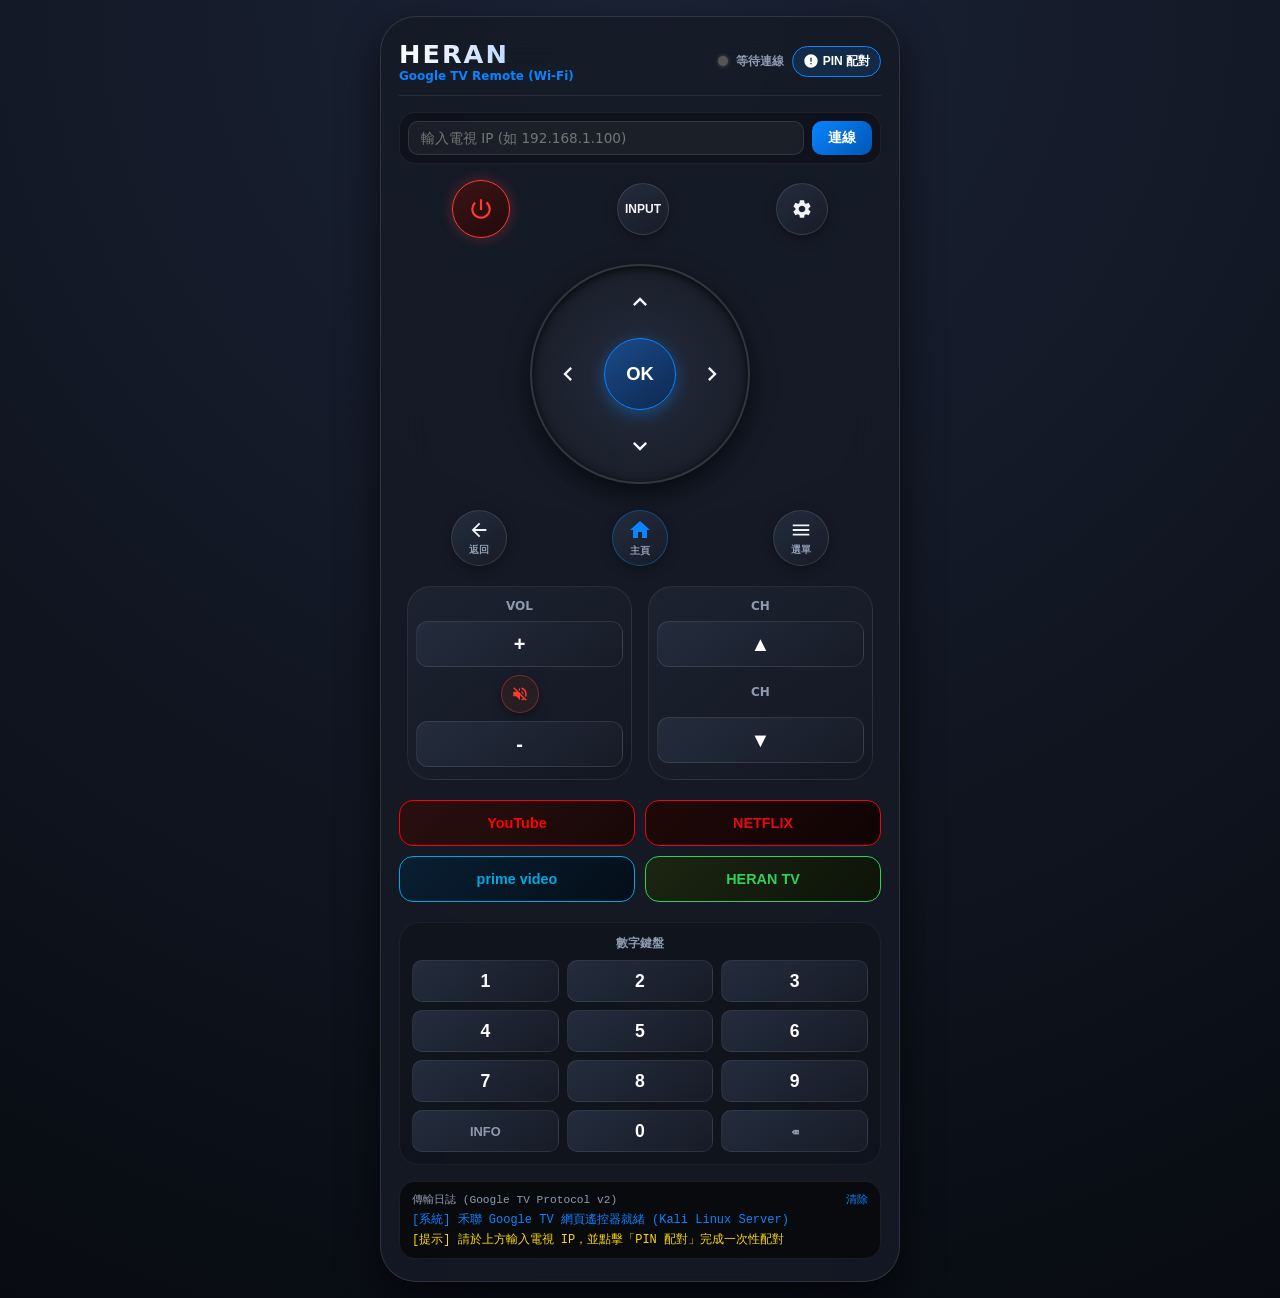
<file: index.html>
<!DOCTYPE html>
<html lang="zh-TW">
<head>
  <meta charset="UTF-8">
  <meta name="viewport" content="width=device-width, initial-scale=1.0, maximum-scale=1.0, user-scalable=no, viewport-fit=cover">
  <meta name="apple-mobile-web-app-capable" content="yes">
  <meta name="apple-mobile-web-app-status-bar-style" content="black-translucent">
  <meta name="apple-mobile-web-app-title" content="禾聯電視遙控器">
  <title>禾聯 (HERAN) Google TV 網頁遙控器</title>
  <link rel="stylesheet" href="css/style.css">

</head>
<body>
  <div class="app-container">
    <!-- Header Bar -->
    <header class="remote-header">
      <div class="brand-box">
        <span class="brand-name">HERAN</span>
        <span class="brand-sub">Google TV Remote (Wi-Fi)</span>
      </div>
      <div class="conn-box">
        <div class="led-indicator" id="ledStatus"></div>
        <span class="status-badge" id="statusText">等待連線</span>
        <button class="btn-header-pair" id="btnOpenPairModal" title="配對新電視">
          <svg viewBox="0 0 24 24" width="16" height="16"><path fill="currentColor" d="M12 2C6.48 2 2 6.48 2 12s4.48 10 10 10 10-4.48 10-10S17.52 2 12 2zm1 15h-2v-2h2v2zm0-4h-2V7h2v6z"/></svg>
          <span>PIN 配對</span>
        </button>
      </div>
    </header>

    <!-- TV IP Quick Toolbar -->
    <section class="ip-toolbar">
      <input type="text" id="tvIpInput" class="input-tv-ip" placeholder="輸入電視 IP (如 192.168.1.100)">
      <button class="btn-connect-tv" id="btnQuickConnect">連線</button>
    </section>

    <!-- Main Remote Interface -->
    <main class="remote-body">
      <!-- Top Actions (Power, Input, Settings) -->
      <section class="section-top-actions">
        <button class="btn-remote btn-power" data-key="POWER" title="電源">
          <svg viewBox="0 0 24 24" width="26" height="26"><path fill="currentColor" d="M13 3h-2v10h2V3zm4.83 2.17l-1.42 1.42A7.92 7.92 0 0 1 19 12c0 3.87-3.13 7-7 7s-7-3.13-7-7c0-2.05.88-3.89 2.29-5.18L5.87 5.4A9.94 9.94 0 0 0 3 12c0 4.97 4.03 9 9 9s9-4.03 9-9c0-2.62-1.12-4.98-2.92-6.63z"/></svg>
        </button>
        <button class="btn-remote btn-sys" data-key="INPUT" title="訊號源">
          <span>INPUT</span>
        </button>
        <button class="btn-remote btn-sys" data-key="SETTINGS" title="設定">
          <svg viewBox="0 0 24 24" width="22" height="22"><path fill="currentColor" d="M19.14 12.94c.04-.3.06-.61.06-.94 0-.32-.02-.64-.07-.94l2.03-1.58c.18-.14.23-.41.12-.61l-1.92-3.32c-.12-.22-.37-.29-.59-.22l-2.39.96c-.5-.38-1.03-.7-1.62-.94l-.36-2.54c-.04-.24-.24-.41-.48-.41h-3.84c-.24 0-.43.17-.47.41l-.36 2.54c-.59.24-1.13.57-1.62.94l-2.39-.96c-.22-.08-.47 0-.59.22L2.74 8.87c-.12.21-.08.47.12.61l2.03 1.58c-.05.3-.09.63-.09.94s.02.64.07.94l-2.03 1.58c-.18.14-.23.41-.12.61l1.92 3.32c.12.22.37.29.59.22l2.39-.96c.5.38 1.03.7 1.62.94l.36 2.54c.05.24.24.41.48.41h3.84c.24 0 .44-.17.47-.41l.36-2.54c.59-.24 1.13-.56 1.62-.94l2.39.96c.22.08.47 0 .59-.22l1.92-3.32c.12-.22.07-.47-.12-.61l-2.01-1.58zM12 15.6c-1.98 0-3.6-1.62-3.6-3.6s1.62-3.6 3.6-3.6 3.6 1.62 3.6 3.6-1.62 3.6-3.6 3.6z"/></svg>
        </button>
      </section>

      <!-- D-Pad Section -->
      <section class="section-dpad">
        <div class="dpad-outer">
          <button class="dpad-btn dpad-up" data-key="DPAD_UP" title="上">
            <svg viewBox="0 0 24 24" width="28" height="28"><path fill="currentColor" d="M7.41 15.41L12 10.83l4.59 4.58L18 14l-6-6-6 6z"/></svg>
          </button>
          <button class="dpad-btn dpad-left" data-key="DPAD_LEFT" title="左">
            <svg viewBox="0 0 24 24" width="28" height="28"><path fill="currentColor" d="M15.41 16.59L10.83 12l4.58-4.59L14 6l-6 6 6 6z"/></svg>
          </button>
          <button class="dpad-btn dpad-ok" data-key="DPAD_CENTER" title="確定/OK">
            <span>OK</span>
          </button>
          <button class="dpad-btn dpad-right" data-key="DPAD_RIGHT" title="右">
            <svg viewBox="0 0 24 24" width="28" height="28"><path fill="currentColor" d="M8.59 16.59L13.17 12 8.59 7.41 10 6l6 6-6 6z"/></svg>
          </button>
          <button class="dpad-btn dpad-down" data-key="DPAD_DOWN" title="下">
            <svg viewBox="0 0 24 24" width="28" height="28"><path fill="currentColor" d="M7.41 8.59L12 13.17l4.59-4.58L18 10l-6 6-6-6z"/></svg>
          </button>
        </div>
      </section>

      <!-- Navigation Keys (Back, Home, Menu) -->
      <section class="section-nav-keys">
        <button class="btn-remote btn-round" data-key="BACK" title="返回">
          <svg viewBox="0 0 24 24" width="22" height="22"><path fill="currentColor" d="M20 11H7.83l5.59-5.59L12 4l-8 8 8 8 1.41-1.41L7.83 13H20v-2z"/></svg>
          <span class="btn-label">返回</span>
        </button>
        <button class="btn-remote btn-round btn-home" data-key="HOME" title="主頁">
          <svg viewBox="0 0 24 24" width="24" height="24"><path fill="currentColor" d="M10 20v-6h4v6h5v-8h3L12 3 2 12h3v8z"/></svg>
          <span class="btn-label">主頁</span>
        </button>
        <button class="btn-remote btn-round" data-key="MENU" title="選單">
          <svg viewBox="0 0 24 24" width="22" height="22"><path fill="currentColor" d="M3 18h18v-2H3v2zm0-5h18v-2H3v2zm0-7v2h18V6H3z"/></svg>
          <span class="btn-label">選單</span>
        </button>
      </section>

      <!-- Rockers (Volume & Channel) -->
      <section class="section-rockers">
        <div class="rocker-card">
          <span class="rocker-title">VOL</span>
          <button class="btn-rocker rocker-up" data-key="VOLUME_UP" title="音量鍵加">+</button>
          <button class="btn-remote btn-mute" data-key="MUTE" title="靜音">
            <svg viewBox="0 0 24 24" width="18" height="18"><path fill="currentColor" d="M16.5 12c0-1.77-1.02-3.29-2.5-4.03v2.21l2.45 2.45c.03-.2.05-.41.05-.63zm2.5 0c0 .94-.2 1.82-.54 2.64l1.51 1.51C20.63 14.91 21 13.5 21 12c0-4.28-2.99-7.86-7-8.77v2.06c2.89.86 5 3.54 5 6.71zM4.27 3L3 4.27 7.73 9H3v6h4l5 5v-6.73l4.25 4.25c-.67.52-1.42.93-2.25 1.18v2.06c1.38-.31 2.63-.95 3.69-1.81L19.73 21 21 19.73 4.27 3zM12 4L9.91 6.09 12 8.18V4z"/></svg>
          </button>
          <button class="btn-rocker rocker-down" data-key="VOLUME_DOWN" title="音量鍵減">-</button>
        </div>

        <div class="rocker-card">
          <span class="rocker-title">CH</span>
          <button class="btn-rocker rocker-up" data-key="CHANNEL_UP" title="頻道加">▲</button>
          <div class="rocker-placeholder">CH</div>
          <button class="btn-rocker rocker-down" data-key="CHANNEL_DOWN" title="頻道減">▼</button>
        </div>
      </section>

      <!-- App Shortcuts -->
      <section class="section-app-shortcuts">
        <button class="btn-app app-youtube" data-key="APP_YOUTUBE" title="YouTube">
          <span class="app-logo">YouTube</span>
        </button>
        <button class="btn-app app-netflix" data-key="APP_NETFLIX" title="Netflix">
          <span class="app-logo">NETFLIX</span>
        </button>
        <button class="btn-app app-prime" data-key="APP_PRIME" title="Prime Video">
          <span class="app-logo">prime video</span>
        </button>
        <button class="btn-app app-heran" data-key="APP_HERAN" title="禾聯頻道">
          <span class="app-logo">HERAN TV</span>
        </button>
      </section>

      <!-- Number Pad -->
      <section class="section-numpad">
        <div class="numpad-header">
          <span>數字鍵盤</span>
        </div>
        <div class="numpad-grid">
          <button class="btn-num" data-key="NUM_1">1</button>
          <button class="btn-num" data-key="NUM_2">2</button>
          <button class="btn-num" data-key="NUM_3">3</button>
          <button class="btn-num" data-key="NUM_4">4</button>
          <button class="btn-num" data-key="NUM_5">5</button>
          <button class="btn-num" data-key="NUM_6">6</button>
          <button class="btn-num" data-key="NUM_7">7</button>
          <button class="btn-num" data-key="NUM_8">8</button>
          <button class="btn-num" data-key="NUM_9">9</button>
          <button class="btn-num btn-num-spec" data-key="NUM_INFO">INFO</button>
          <button class="btn-num" data-key="NUM_0">0</button>
          <button class="btn-num btn-num-spec" data-key="NUM_DEL">⌫</button>
        </div>
      </section>
    </main>

    <!-- Signal Log Console -->
    <footer class="remote-footer">
      <div class="console-header">
        <span>傳輸日誌 (Google TV Protocol v2)</span>
        <button class="btn-clear-log" id="btnClearLog">清除</button>
      </div>
      <div class="console-body" id="consoleLog">
        <div class="log-entry log-system">[系統] 禾聯 Google TV 網頁遙控器就緒 (Kali Linux Server)</div>
        <div class="log-entry log-hint">[提示] 請於上方輸入電視 IP，並點擊「PIN 配對」完成一次性配對</div>
      </div>
    </footer>
  </div>

  <!-- PIN Pairing Modal -->
  <div class="modal-overlay" id="pairModal">
    <div class="modal-card">
      <div class="modal-header">
        <h3>Google TV PIN 碼配對</h3>
        <button class="modal-close" id="btnClosePairModal">&times;</button>
      </div>
      <div class="modal-body">
        <p class="modal-desc">1. 請輸入電視的 IP 位址，點擊「發起配對」<br>2. 禾聯電視螢幕將跳出 <strong>6 位數 PIN 碼</strong><br>3. 在下方輸入後點擊「完成配對」即可！</p>
        <div class="form-group">
          <label>禾聯電視 IP 位址</label>
          <div class="ip-input-row">
            <input type="text" id="modalTvIp" placeholder="例如: 192.168.1.100">
            <button class="btn-primary" id="btnStartPair">發起配對</button>
          </div>
        </div>
        <div class="form-group">
          <label>電視螢幕顯示的 6 位數 PIN 碼</label>
          <input type="text" id="modalPinCode" maxlength="8" class="input-pin-code" placeholder="例如: A1B2C3">
        </div>
        <button class="btn-success btn-block" id="btnFinishPair">驗證並完成配對</button>
      </div>
    </div>
  </div>

  <script src="js/app.js"></script>
</body>
</html>
</file>
<file: css/style.css>
:root {
  --bg-primary: #0a0d14;
  --bg-card: rgba(22, 27, 38, 0.85);
  --bg-button: linear-gradient(145deg, #242c3d, #161b26);
  --accent-red: #ff3b30;
  --accent-blue: #0a84ff;
  --accent-green: #30d158;
  --accent-gold: #ffd60a;
  --text-main: #f2f4f8;
  --text-muted: #8e9aaf;
  --font-family: -apple-system, BlinkMacSystemFont, 'Segoe UI', system-ui, Roboto, 'Helvetica Neue', Arial, sans-serif;
}

* {
  box-sizing: border-box;
  margin: 0;
  padding: 0;
  -webkit-tap-highlight-color: transparent;
  user-select: none;
}

body {
  background: radial-gradient(circle at top center, #1b2336 0%, #080b11 100%);
  color: var(--text-main);
  font-family: var(--font-family);
  min-height: 100vh;
  display: flex;
  justify-content: center;
  align-items: center;
  padding: 16px;
  overflow-x: hidden;
}

.app-container {
  width: 100%;
  max-width: 520px;
  background: var(--bg-card);
  backdrop-filter: blur(24px);
  -webkit-backdrop-filter: blur(24px);
  border: 1px solid rgba(255, 255, 255, 0.12);
  border-radius: 36px;
  padding: 22px 18px;
  box-shadow: 0 16px 40px rgba(0, 0, 0, 0.6);
  display: flex;
  flex-direction: column;
  gap: 16px;
}

/* Header */
.remote-header {
  display: flex;
  justify-content: space-between;
  align-items: center;
  padding-bottom: 12px;
  border-bottom: 1px solid rgba(255, 255, 255, 0.08);
}

.brand-box {
  display: flex;
  flex-direction: column;
}

.brand-name {
  font-size: 1.6rem;
  font-weight: 900;
  letter-spacing: 2px;
  background: linear-gradient(90deg, #ffffff, #9ec4ff);
  -webkit-background-clip: text;
  -webkit-text-fill-color: transparent;
}

.brand-sub {
  font-size: 0.75rem;
  color: var(--accent-blue);
  font-weight: 700;
}

.conn-box {
  display: flex;
  align-items: center;
  gap: 8px;
}

.led-indicator {
  width: 10px;
  height: 10px;
  border-radius: 50%;
  background-color: #555;
  box-shadow: 0 0 4px #555;
  transition: all 0.3s ease;
}

.led-indicator.connected {
  background-color: var(--accent-green);
  box-shadow: 0 0 10px var(--accent-green);
}

.status-badge {
  font-size: 0.75rem;
  color: var(--text-muted);
  font-weight: 600;
}

.btn-header-pair {
  display: flex;
  align-items: center;
  gap: 4px;
  background: rgba(10, 132, 255, 0.15);
  border: 1px solid var(--accent-blue);
  color: #fff;
  padding: 6px 10px;
  border-radius: 16px;
  font-size: 0.75rem;
  font-weight: 700;
  cursor: pointer;
  transition: all 0.2s ease;
}

.btn-header-pair:active {
  transform: scale(0.95);
  background: var(--accent-blue);
}

/* Quick IP Toolbar */
.ip-toolbar {
  display: flex;
  gap: 8px;
  background: rgba(12, 16, 24, 0.6);
  padding: 8px;
  border-radius: 16px;
  border: 1px solid rgba(255, 255, 255, 0.06);
}

.input-tv-ip {
  flex: 1;
  background: rgba(255, 255, 255, 0.05);
  border: 1px solid rgba(255, 255, 255, 0.1);
  border-radius: 10px;
  color: #fff;
  padding: 8px 12px;
  font-size: 0.85rem;
  font-family: inherit;
  outline: none;
}

.input-tv-ip:focus {
  border-color: var(--accent-blue);
}

.btn-connect-tv {
  background: linear-gradient(135deg, #0a84ff, #0056b3);
  border: none;
  color: #fff;
  padding: 8px 16px;
  border-radius: 10px;
  font-size: 0.85rem;
  font-weight: 700;
  cursor: pointer;
}

/* Remote Body */
.remote-body {
  display: flex;
  flex-direction: column;
  gap: 20px;
}

/* Top Power Row */
.section-top-actions {
  display: flex;
  justify-content: space-around;
  align-items: center;
}

.btn-remote {
  background: var(--bg-button);
  border: 1px solid rgba(255, 255, 255, 0.12);
  color: var(--text-main);
  border-radius: 50%;
  display: flex;
  flex-direction: column;
  justify-content: center;
  align-items: center;
  cursor: pointer;
  box-shadow: 0 4px 12px rgba(0, 0, 0, 0.35);
  transition: all 0.12s ease;
}

.btn-remote:active {
  transform: translateY(2px) scale(0.94);
  box-shadow: 0 2px 4px rgba(0, 0, 0, 0.4);
}

.btn-power {
  width: 58px;
  height: 58px;
  background: linear-gradient(145deg, #3d1416, #210a0b);
  border: 1px solid var(--accent-red);
  color: var(--accent-red);
  box-shadow: 0 0 14px rgba(255, 59, 48, 0.3);
}

.btn-sys {
  width: 52px;
  height: 52px;
  font-size: 0.75rem;
  font-weight: 800;
}

/* D-Pad Section */
.section-dpad {
  display: flex;
  justify-content: center;
  margin: 6px 0;
}

.dpad-outer {
  position: relative;
  width: 220px;
  height: 220px;
  background: radial-gradient(circle, #252c3c 0%, #151923 100%);
  border-radius: 50%;
  border: 2px solid rgba(255, 255, 255, 0.1);
  box-shadow: inset 0 2px 10px rgba(0, 0, 0, 0.8), 0 8px 24px rgba(0, 0, 0, 0.6);
  display: grid;
  grid-template-columns: repeat(3, 1fr);
  grid-template-rows: repeat(3, 1fr);
  align-items: center;
  justify-items: center;
}

.dpad-btn {
  background: transparent;
  border: none;
  color: var(--text-main);
  cursor: pointer;
  display: flex;
  justify-content: center;
  align-items: center;
  width: 100%;
  height: 100%;
  transition: all 0.12s ease;
}

.dpad-btn:active {
  color: var(--accent-blue);
  transform: scale(0.9);
}

.dpad-up { grid-column: 2; grid-row: 1; }
.dpad-left { grid-column: 1; grid-row: 2; }
.dpad-right { grid-column: 3; grid-row: 2; }
.dpad-down { grid-column: 2; grid-row: 3; }

.dpad-ok {
  grid-column: 2;
  grid-row: 2;
  width: 72px;
  height: 72px;
  border-radius: 50%;
  background: linear-gradient(145deg, #1b4b8a, #0d2850);
  border: 1.5px solid var(--accent-blue);
  color: #fff;
  font-weight: 900;
  font-size: 1.15rem;
  box-shadow: 0 4px 16px rgba(10, 132, 255, 0.4);
}

.dpad-ok:active {
  transform: scale(0.92);
  background: var(--accent-blue);
}

/* Nav Keys Row */
.section-nav-keys {
  display: flex;
  justify-content: space-around;
  align-items: center;
}

.btn-round {
  width: 56px;
  height: 56px;
  border-radius: 50%;
}

.btn-label {
  font-size: 0.65rem;
  color: var(--text-muted);
  margin-top: 2px;
  font-weight: 700;
}

.btn-home {
  border-color: rgba(10, 132, 255, 0.4);
  color: var(--accent-blue);
}

/* Rockers Section */
.section-rockers {
  display: grid;
  grid-template-columns: 1fr 1fr;
  gap: 16px;
  padding: 0 8px;
}

.rocker-card {
  background: linear-gradient(145deg, #1c2230, #131722);
  border: 1px solid rgba(255, 255, 255, 0.08);
  border-radius: 24px;
  padding: 12px 8px;
  display: flex;
  flex-direction: column;
  align-items: center;
  gap: 8px;
}

.rocker-title {
  font-size: 0.75rem;
  font-weight: 800;
  color: var(--text-muted);
}

.btn-rocker {
  width: 100%;
  height: 46px;
  background: var(--bg-button);
  border: 1px solid rgba(255, 255, 255, 0.1);
  border-radius: 12px;
  color: #fff;
  font-size: 1.25rem;
  font-weight: 700;
  cursor: pointer;
  transition: all 0.12s ease;
}

.btn-rocker:active {
  transform: scale(0.95);
  background: var(--accent-blue);
}

.btn-mute {
  width: 38px;
  height: 38px;
  border-radius: 50%;
  background: #251e22;
  border: 1px solid rgba(255, 59, 48, 0.4);
  color: var(--accent-red);
}

.rocker-placeholder {
  font-size: 0.75rem;
  font-weight: 700;
  color: var(--text-muted);
  height: 34px;
  display: flex;
  align-items: center;
}

/* App Shortcuts */
.section-app-shortcuts {
  display: grid;
  grid-template-columns: repeat(2, 1fr);
  gap: 10px;
}

.btn-app {
  height: 46px;
  border-radius: 14px;
  border: 1px solid rgba(255, 255, 255, 0.1);
  display: flex;
  justify-content: center;
  align-items: center;
  cursor: pointer;
  transition: all 0.12s ease;
}

.btn-app:active {
  transform: scale(0.96);
}

.app-youtube {
  background: linear-gradient(135deg, #2b0f0f, #180808);
  border-color: #ff0000;
  color: #ff0000;
}

.app-netflix {
  background: linear-gradient(135deg, #200808, #100404);
  border-color: #e50914;
  color: #e50914;
}

.app-prime {
  background: linear-gradient(135deg, #091f33, #040e18);
  border-color: #00a8e1;
  color: #00a8e1;
}

.app-heran {
  background: linear-gradient(135deg, #1b2612, #0d1308);
  border-color: #30d158;
  color: #30d158;
}

.app-logo {
  font-size: 0.9rem;
  font-weight: 800;
}

/* Numpad */
.section-numpad {
  background: rgba(15, 19, 28, 0.6);
  border: 1px solid rgba(255, 255, 255, 0.05);
  border-radius: 20px;
  padding: 12px;
}

.numpad-header {
  font-size: 0.75rem;
  color: var(--text-muted);
  margin-bottom: 8px;
  text-align: center;
  font-weight: 600;
}

.numpad-grid {
  display: grid;
  grid-template-columns: repeat(3, 1fr);
  gap: 8px;
}

.btn-num {
  height: 42px;
  background: var(--bg-button);
  border: 1px solid rgba(255, 255, 255, 0.08);
  border-radius: 10px;
  color: #fff;
  font-size: 1.1rem;
  font-weight: 600;
  cursor: pointer;
  transition: all 0.12s ease;
}

.btn-num:active {
  transform: scale(0.94);
  background: var(--accent-blue);
}

.btn-num-spec {
  font-size: 0.8rem;
  color: var(--text-muted);
}

/* Signal Log Console */
.remote-footer {
  background: #080a0e;
  border: 1px solid rgba(255, 255, 255, 0.08);
  border-radius: 16px;
  padding: 10px 12px;
  font-family: monospace;
}

.console-header {
  display: flex;
  justify-content: space-between;
  align-items: center;
  font-size: 0.7rem;
  color: var(--text-muted);
  margin-bottom: 6px;
}

.btn-clear-log {
  background: transparent;
  border: none;
  color: var(--accent-blue);
  font-size: 0.7rem;
  cursor: pointer;
}

.console-body {
  max-height: 80px;
  overflow-y: auto;
  display: flex;
  flex-direction: column;
  gap: 4px;
  font-size: 0.75rem;
}

.log-entry { line-height: 1.3; }
.log-system { color: var(--accent-blue); }
.log-hint { color: var(--accent-gold); }
.log-key { color: var(--accent-green); }

/* Modal */
.modal-overlay {
  position: fixed;
  top: 0;
  left: 0;
  right: 0;
  bottom: 0;
  background: rgba(0, 0, 0, 0.75);
  backdrop-filter: blur(10px);
  display: none;
  justify-content: center;
  align-items: center;
  z-index: 1000;
  padding: 16px;
}

.modal-overlay.open {
  display: flex;
}

.modal-card {
  width: 100%;
  max-width: 440px;
  background: #181e2b;
  border: 1px solid rgba(255, 255, 255, 0.15);
  border-radius: 24px;
  padding: 20px;
  box-shadow: 0 20px 48px rgba(0, 0, 0, 0.8);
}

.modal-header {
  display: flex;
  justify-content: space-between;
  align-items: center;
  margin-bottom: 12px;
}

.modal-header h3 {
  font-size: 1.15rem;
  font-weight: 800;
  color: #fff;
}

.modal-close {
  background: transparent;
  border: none;
  color: var(--text-muted);
  font-size: 1.5rem;
  cursor: pointer;
}

.modal-desc {
  font-size: 0.8rem;
  color: var(--text-muted);
  line-height: 1.5;
  margin-bottom: 14px;
}

.form-group {
  margin-bottom: 14px;
}

.form-group label {
  display: block;
  font-size: 0.75rem;
  color: var(--text-muted);
  font-weight: 700;
  margin-bottom: 6px;
}

.ip-input-row {
  display: flex;
  gap: 8px;
}

.ip-input-row input, .input-pin-code {
  flex: 1;
  background: rgba(255, 255, 255, 0.06);
  border: 1px solid rgba(255, 255, 255, 0.12);
  border-radius: 12px;
  color: #fff;
  padding: 10px 12px;
  font-size: 0.95rem;
  outline: none;
}

.input-pin-code {
  width: 100%;
  font-size: 1.3rem;
  letter-spacing: 4px;
  text-align: center;
  text-transform: uppercase;
  font-weight: 800;
  color: var(--accent-gold);
}

.btn-primary {
  background: var(--accent-blue);
  border: none;
  color: #fff;
  padding: 10px 16px;
  border-radius: 12px;
  font-weight: 700;
  cursor: pointer;
}

.btn-success {
  background: linear-gradient(135deg, #30d158, #248a3d);
  border: none;
  color: #fff;
  padding: 12px;
  border-radius: 14px;
  font-size: 1rem;
  font-weight: 800;
  cursor: pointer;
}

.btn-block {
  width: 100%;
}
</file>
